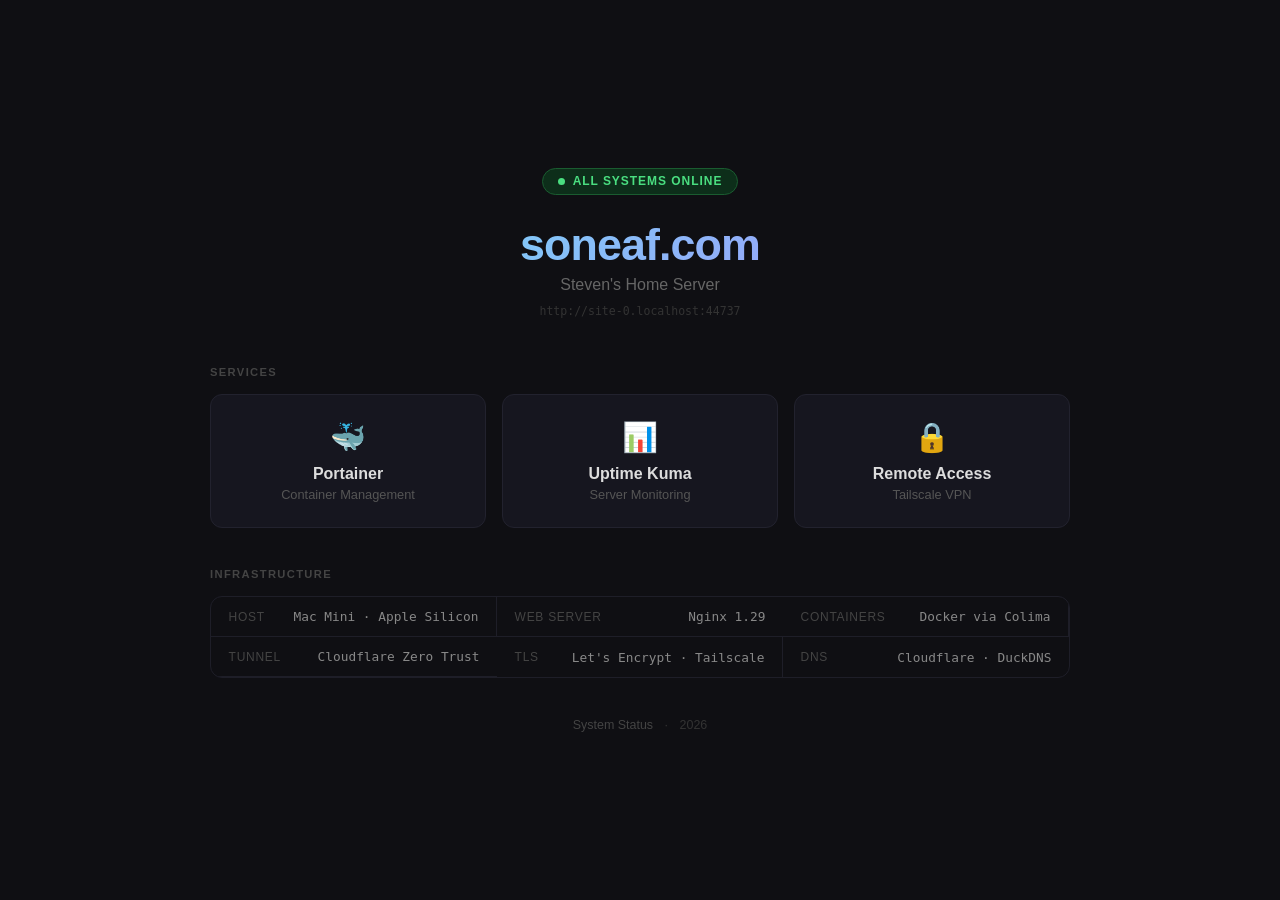
<file: index.html>
<!DOCTYPE html>
<html lang="en">
<head>
    <meta charset="UTF-8">
    <meta name="viewport" content="width=device-width, initial-scale=1.0">
    <title>soneaf.com — Home Server</title>
    <link rel="stylesheet" href="/css/style.css">
</head>
<body>
    <div class="container">
        <header>
            <div class="status-badge">
                <span class="dot"></span>
                All Systems Online
            </div>
            <h1>soneaf.com</h1>
            <p class="tagline">Steven's Home Server</p>
            <p class="serving-from" id="serving-from"></p>
        </header>

        <section class="services">
            <h2>Services</h2>
            <div class="grid" id="service-grid"></div>
        </section>

        <section class="specs">
            <h2>Infrastructure</h2>
            <div class="spec-grid">
                <div class="spec-item">
                    <span class="spec-label">Host</span>
                    <span class="spec-value">Mac Mini · Apple Silicon</span>
                </div>
                <div class="spec-item">
                    <span class="spec-label">Web Server</span>
                    <span class="spec-value">Nginx 1.29</span>
                </div>
                <div class="spec-item">
                    <span class="spec-label">Containers</span>
                    <span class="spec-value">Docker via Colima</span>
                </div>
                <div class="spec-item">
                    <span class="spec-label">Tunnel</span>
                    <span class="spec-value">Cloudflare Zero Trust</span>
                </div>
                <div class="spec-item">
                    <span class="spec-label">TLS</span>
                    <span class="spec-value">Let's Encrypt · Tailscale</span>
                </div>
                <div class="spec-item">
                    <span class="spec-label">DNS</span>
                    <span class="spec-value">Cloudflare · DuckDNS</span>
                </div>
            </div>
        </section>

        <footer>
            <a href="https://status.soneaf.com" id="status-link">System Status</a>
            <span class="footer-sep">·</span>
            <span id="footer-year"></span>
        </footer>
    </div>

    <script>
        const host = window.location.hostname;
        const isTailscale = host.includes('tail829a41.ts.net');
        const isSoneaf = host.includes('soneaf.com');

        const services = isTailscale ? [
            { icon: '🐳', name: 'Portainer', desc: 'Container Management', href: '/portainer/' },
            { icon: '📊', name: 'Uptime Kuma', desc: 'Server Monitoring', href: '/status/' },
            { icon: '🔒', name: 'Tailscale', desc: 'VPN · Active', href: '#' },
        ] : isSoneaf ? [
            { icon: '🐳', name: 'Portainer', desc: 'Container Management', href: 'https://portainer.soneaf.com' },
            { icon: '📊', name: 'Uptime Kuma', desc: 'Server Monitoring', href: 'https://status.soneaf.com' },
            { icon: '🔒', name: 'Remote Access', desc: 'Tailscale VPN', href: 'https://stevens-mac-mini.tail829a41.ts.net' },
        ] : [
            { icon: '🐳', name: 'Portainer', desc: 'Container Management', href: 'https://portainer.fatones.duckdns.org' },
            { icon: '📊', name: 'Uptime Kuma', desc: 'Server Monitoring', href: 'https://status.fatones.duckdns.org' },
            { icon: '🔒', name: 'Remote Access', desc: 'Tailscale VPN', href: 'https://stevens-mac-mini.tail829a41.ts.net' },
        ];

        const grid = document.getElementById('service-grid');
        services.forEach(s => {
            grid.innerHTML += `
                <a href="${s.href}" class="card">
                    <div class="icon">${s.icon}</div>
                    <h3>${s.name}</h3>
                    <p>${s.desc}</p>
                </a>`;
        });

        document.getElementById('serving-from').textContent = window.location.origin;
        document.getElementById('footer-year').textContent = new Date().getFullYear();

        if (!isSoneaf) {
            document.getElementById('status-link').href = 'https://status.fatones.duckdns.org';
        }
    </script>
</body>
</html>
</file>
<file: css/style.css>
* {
    margin: 0;
    padding: 0;
    box-sizing: border-box;
}

body {
    font-family: -apple-system, BlinkMacSystemFont, 'Segoe UI', sans-serif;
    background: #0f0f13;
    color: #e8e8f0;
    min-height: 100vh;
    display: flex;
    align-items: center;
    justify-content: center;
    padding: 2rem;
}

.container {
    max-width: 860px;
    width: 100%;
}

/* ── Header ── */
header {
    text-align: center;
    margin-bottom: 3rem;
}

.status-badge {
    display: inline-flex;
    align-items: center;
    gap: 0.5rem;
    background: #0d2e1a;
    border: 1px solid #1a5c30;
    color: #4ade80;
    font-size: 0.75rem;
    font-weight: 600;
    padding: 0.35rem 0.9rem;
    border-radius: 999px;
    margin-bottom: 1.5rem;
    letter-spacing: 0.08em;
    text-transform: uppercase;
}

.dot {
    width: 7px;
    height: 7px;
    background: #4ade80;
    border-radius: 50%;
    animation: pulse 2s infinite;
}

@keyframes pulse {
    0%, 100% { opacity: 1; }
    50% { opacity: 0.3; }
}

h1 {
    font-size: 2.8rem;
    font-weight: 700;
    background: linear-gradient(135deg, #6ee7f7, #a78bfa);
    -webkit-background-clip: text;
    -webkit-text-fill-color: transparent;
    background-clip: text;
    margin-bottom: 0.4rem;
    letter-spacing: -0.02em;
}

.tagline {
    color: #666;
    font-size: 1rem;
}

.serving-from {
    font-size: 0.72rem;
    color: #333;
    margin-top: 0.6rem;
    font-family: 'SF Mono', 'Fira Code', monospace;
}

/* ── Section headers ── */
h2 {
    font-size: 0.7rem;
    text-transform: uppercase;
    letter-spacing: 0.12em;
    color: #444;
    margin-bottom: 1rem;
}

/* ── Services grid ── */
.services {
    margin-bottom: 2.5rem;
}

.grid {
    display: grid;
    grid-template-columns: repeat(auto-fit, minmax(200px, 1fr));
    gap: 1rem;
}

.card {
    background: #16161f;
    border: 1px solid #22222e;
    border-radius: 12px;
    padding: 1.6rem 1.4rem;
    text-decoration: none;
    color: inherit;
    transition: border-color 0.15s, transform 0.15s, background 0.15s;
    text-align: center;
}

.card:hover {
    border-color: #6ee7f7;
    background: #1a1a28;
    transform: translateY(-2px);
}

.card .icon {
    font-size: 1.8rem;
    margin-bottom: 0.65rem;
    display: block;
}

.card h3 {
    font-size: 1rem;
    font-weight: 600;
    margin-bottom: 0.25rem;
    color: #ddd;
}

.card p {
    font-size: 0.8rem;
    color: #555;
}

/* ── Infrastructure specs ── */
.specs {
    margin-bottom: 2.5rem;
}

.spec-grid {
    display: grid;
    grid-template-columns: repeat(auto-fit, minmax(220px, 1fr));
    gap: 0;
    border: 1px solid #1e1e28;
    border-radius: 12px;
    overflow: hidden;
}

.spec-item {
    display: flex;
    justify-content: space-between;
    align-items: center;
    padding: 0.75rem 1.1rem;
    border-bottom: 1px solid #1e1e28;
    border-right: 1px solid #1e1e28;
}

.spec-item:nth-child(even) {
    border-right: none;
}

.spec-item:nth-last-child(-n+2) {
    border-bottom: none;
}

.spec-label {
    font-size: 0.75rem;
    color: #444;
    text-transform: uppercase;
    letter-spacing: 0.06em;
}

.spec-value {
    font-size: 0.8rem;
    color: #888;
    font-family: 'SF Mono', 'Fira Code', monospace;
}

/* ── Footer ── */
footer {
    text-align: center;
    color: #333;
    font-size: 0.78rem;
}

footer a {
    color: #444;
    text-decoration: none;
    transition: color 0.15s;
}

footer a:hover {
    color: #6ee7f7;
}

.footer-sep {
    margin: 0 0.5rem;
}
</file>
